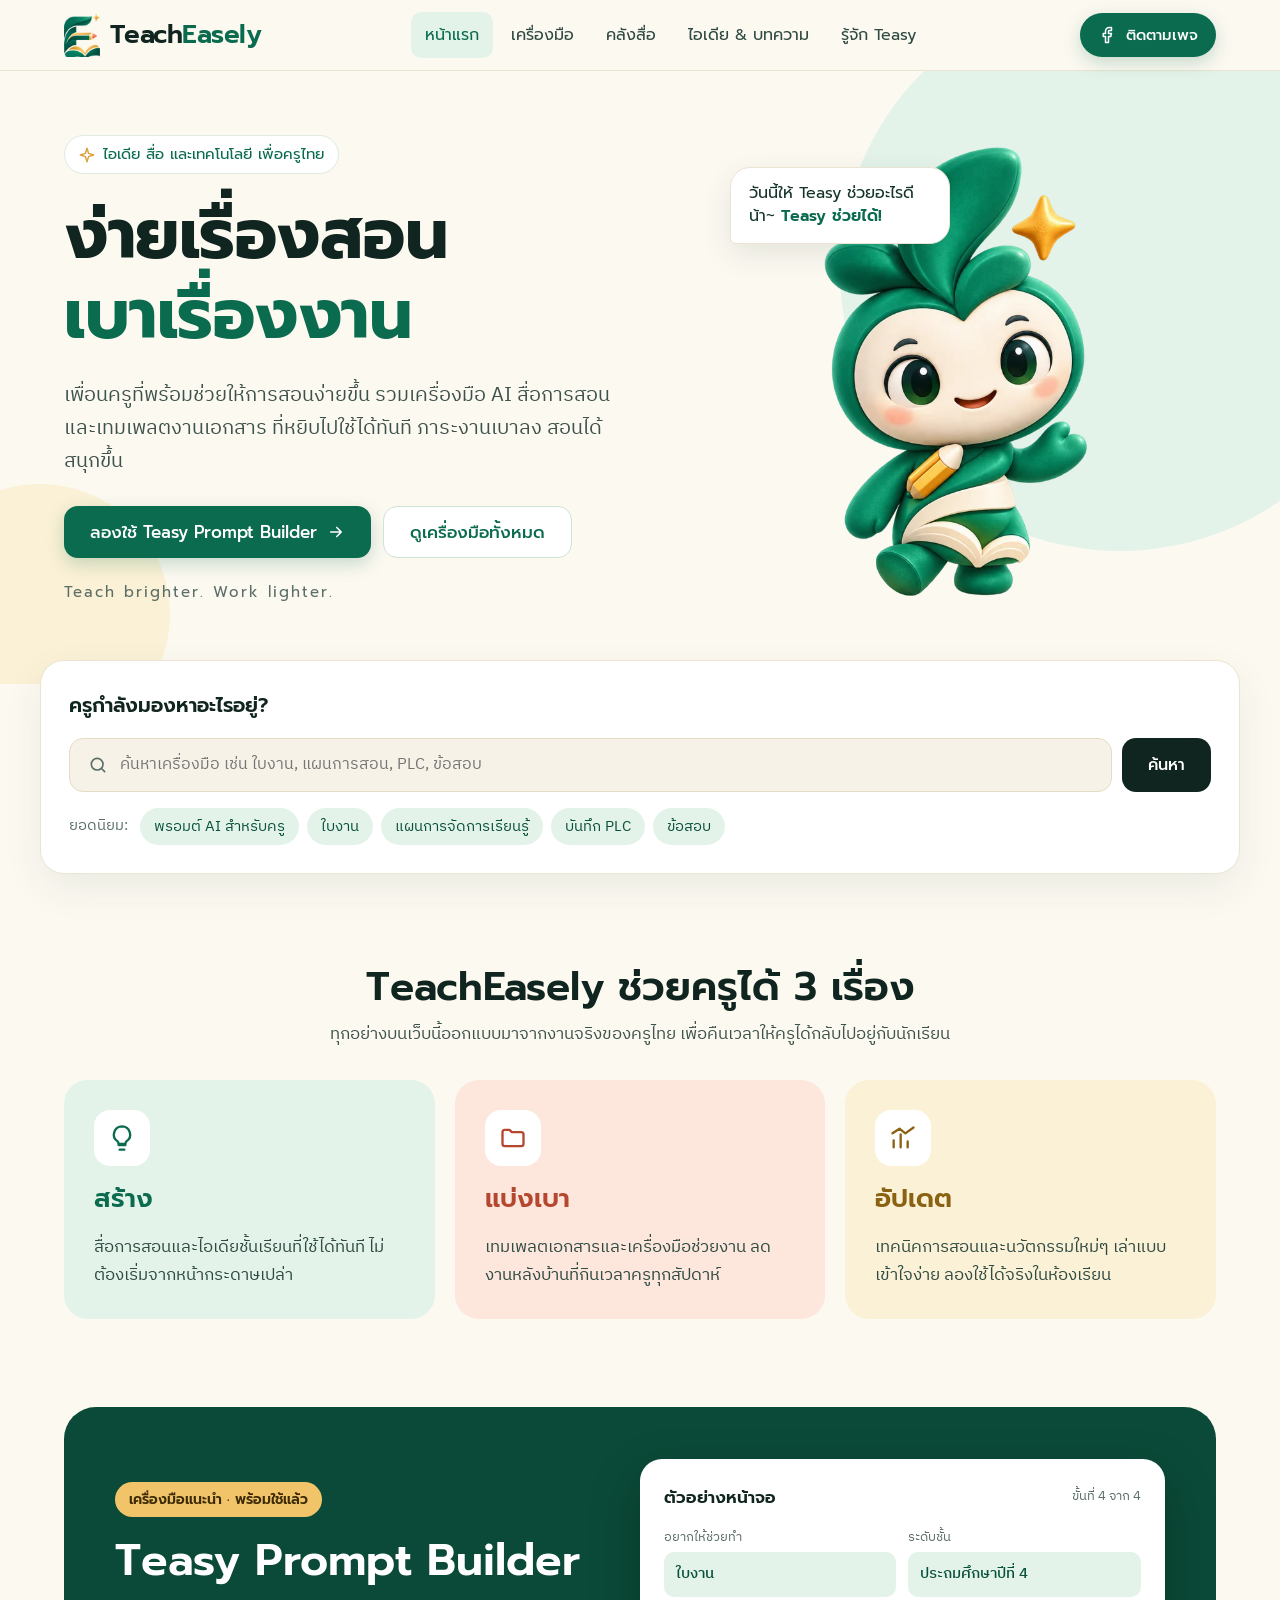
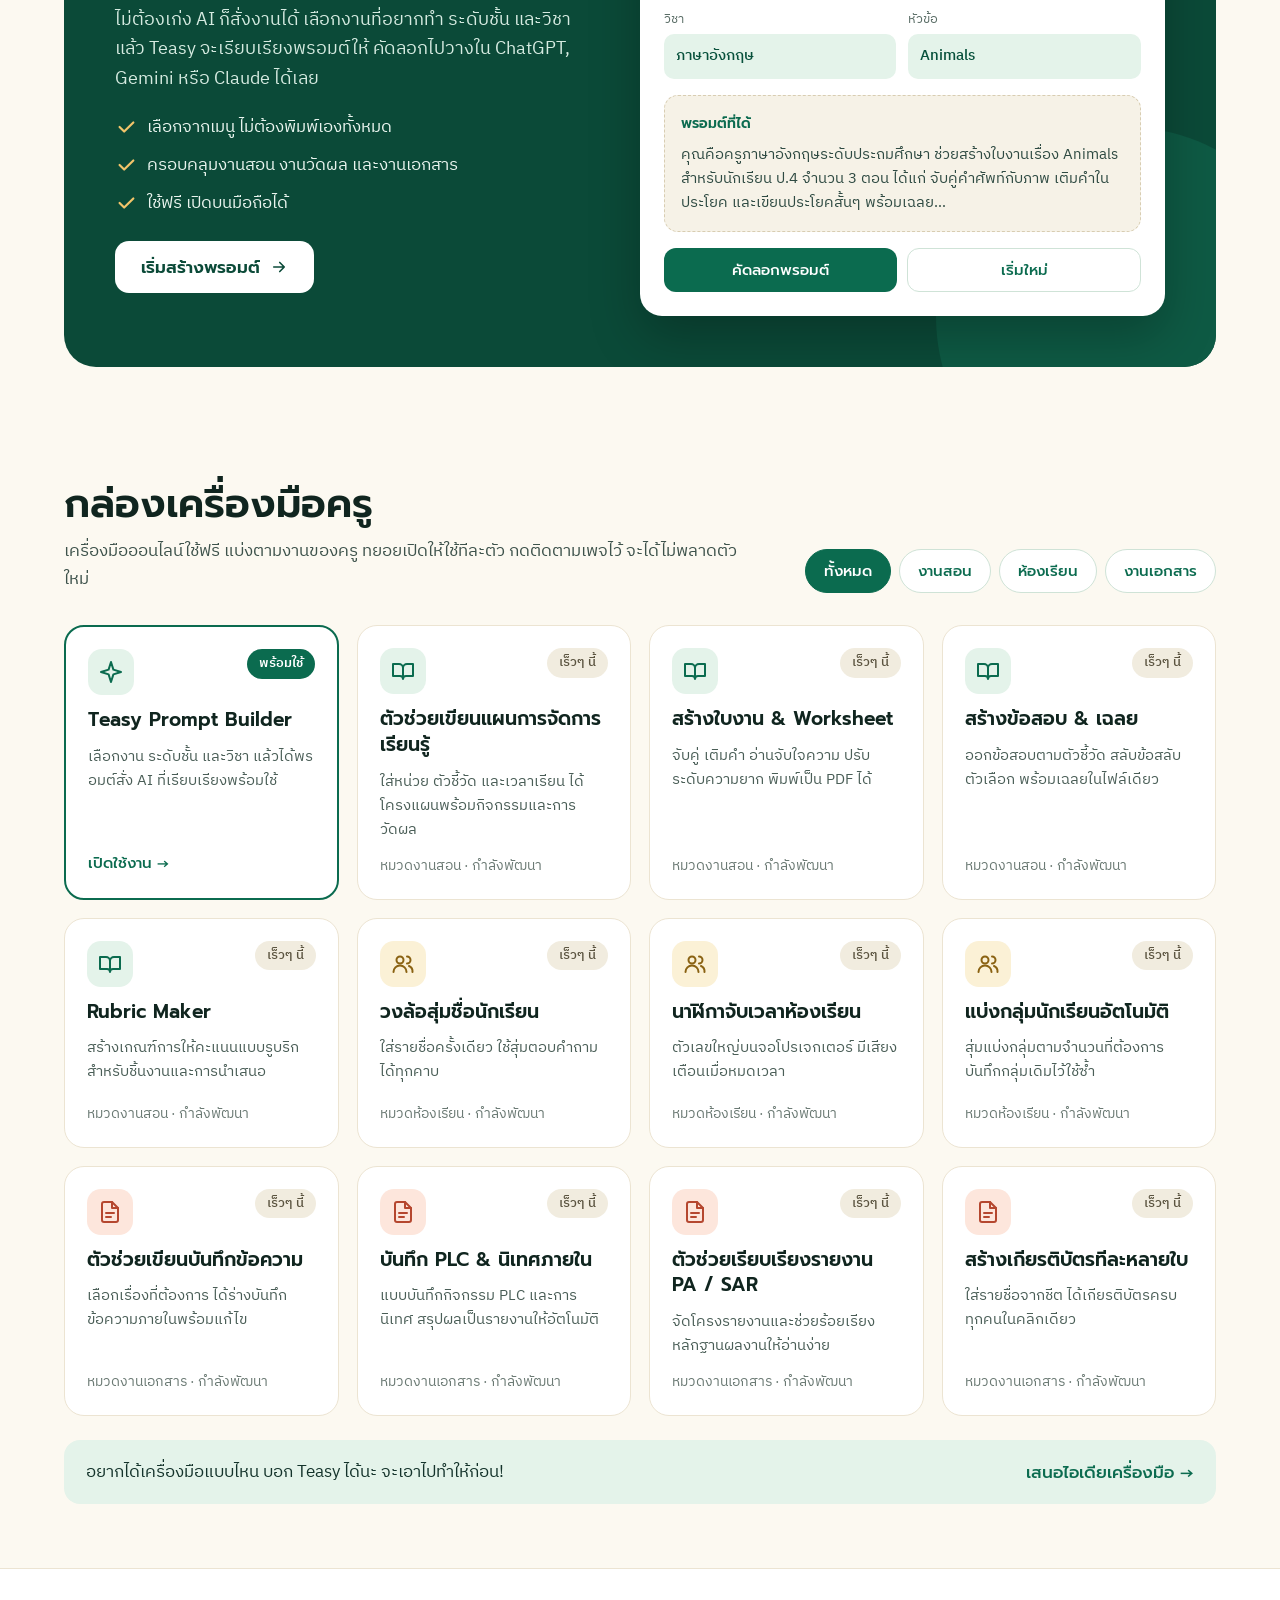
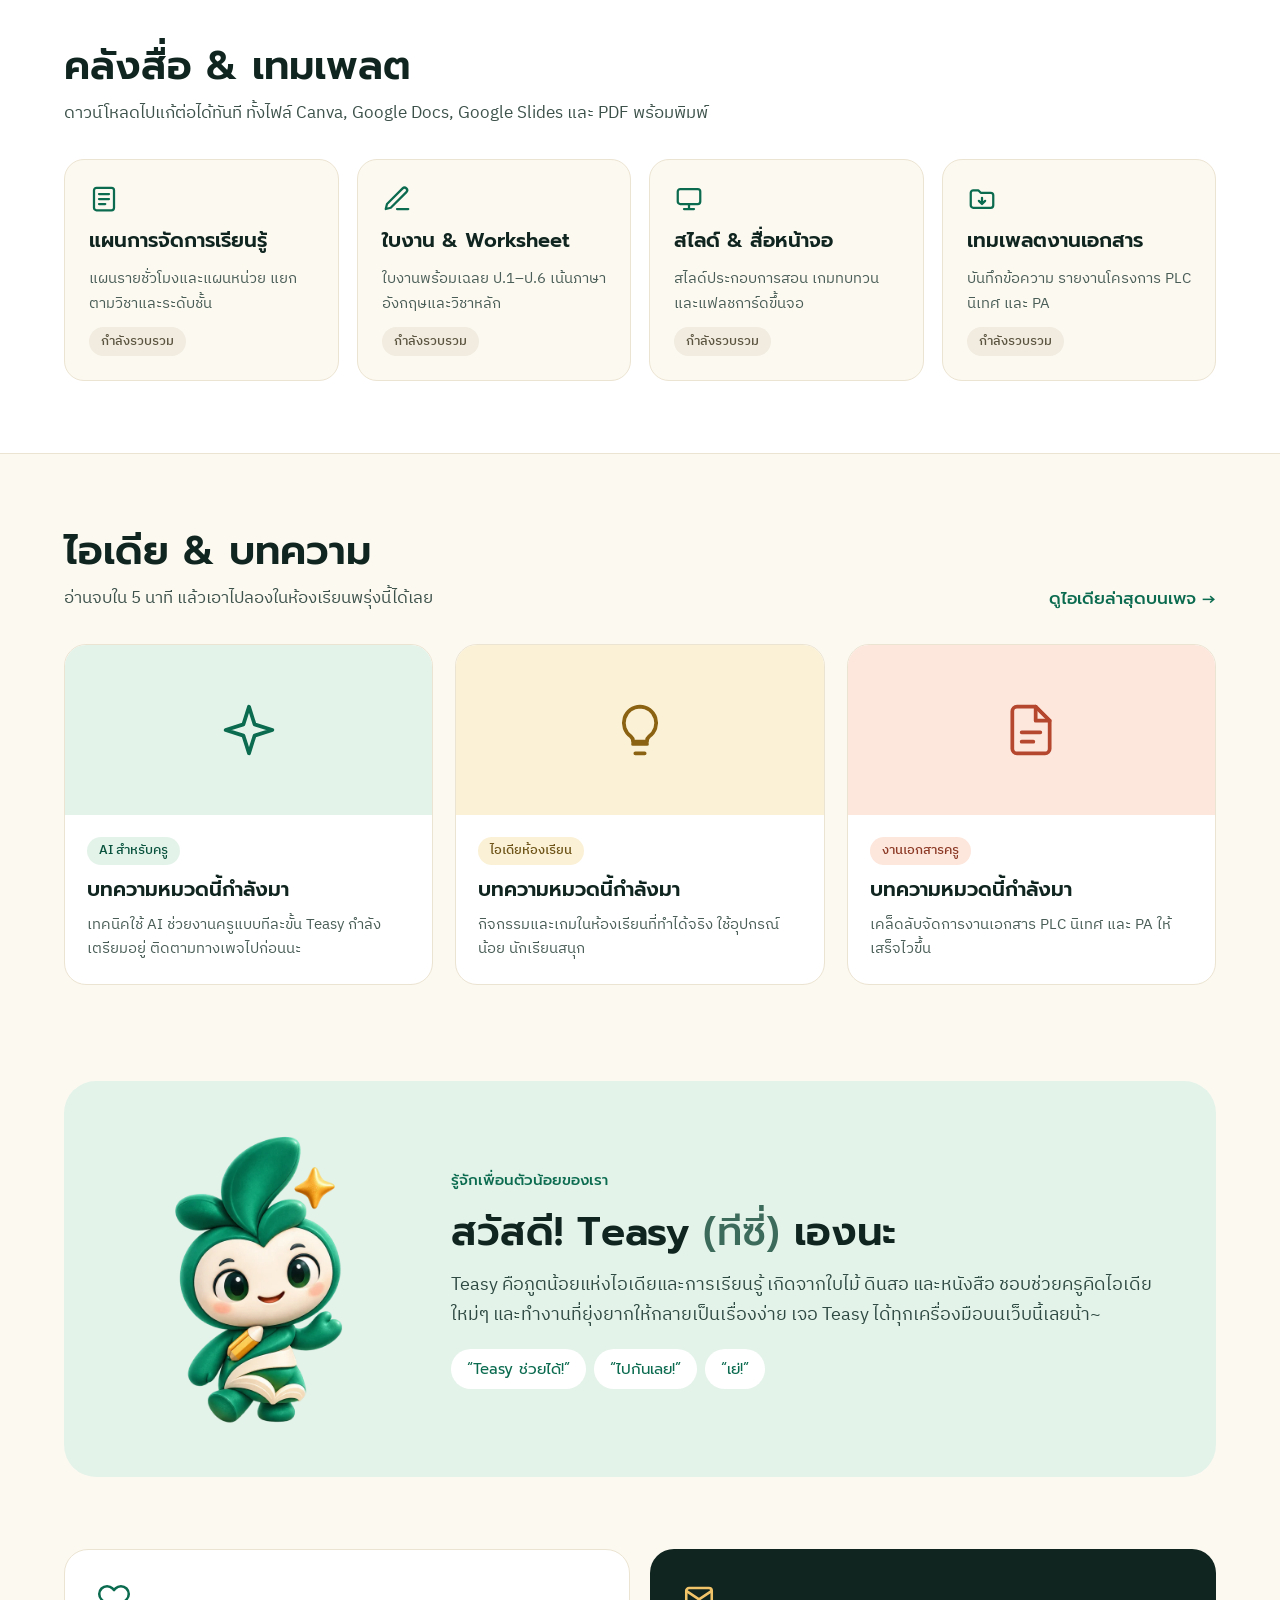
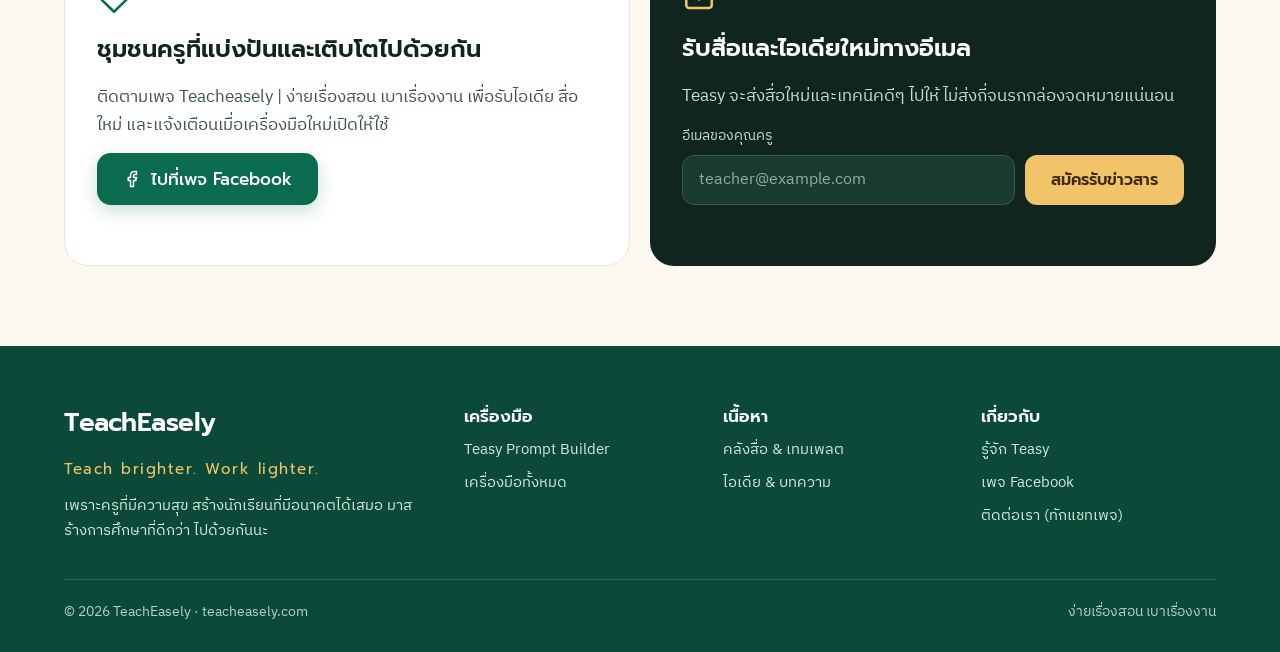
<file: index.html>
<!doctype html>
<html lang="th">
<head>
  <meta charset="utf-8">
  <meta name="viewport" content="width=device-width, initial-scale=1">
  <title>TeachEasely | ง่ายเรื่องสอน เบาเรื่องงาน — ไอเดีย สื่อ และเทคโนโลยี เพื่อครูไทย</title>
  <meta name="description" content="TeachEasely เพื่อนครูที่พร้อมช่วยให้การสอนง่ายขึ้น รวมเครื่องมือ AI สื่อการสอน และเทมเพลตงานเอกสารสำหรับครูไทย ภาระงานเบาลง สอนได้สนุกขึ้น">
  <meta name="theme-color" content="#0B6B4F">
  <link rel="canonical" href="https://teacheasely.com/">

  <!-- รูปตอนแชร์ลิงก์บน Facebook / LINE -->
  <meta property="og:type" content="website">
  <meta property="og:site_name" content="TeachEasely">
  <meta property="og:title" content="TeachEasely | ง่ายเรื่องสอน เบาเรื่องงาน">
  <meta property="og:description" content="ไอเดีย สื่อ และเทคโนโลยี เพื่อครูไทย ภาระงานเบาลง สอนได้สนุกขึ้น">
  <meta property="og:url" content="https://teacheasely.com/">
  <meta property="og:image" content="https://teacheasely.com/assets/images/og-cover.jpg">
  <meta property="og:image:width" content="1200">
  <meta property="og:image:height" content="630">
  <meta property="og:locale" content="th_TH">
  <meta name="twitter:card" content="summary_large_image">

  <link rel="icon" type="image/png" sizes="48x48" href="assets/images/favicon-48.png">
  <link rel="apple-touch-icon" href="assets/images/apple-touch-icon.png">

  <link rel="preconnect" href="https://fonts.googleapis.com">
  <link rel="preconnect" href="https://fonts.gstatic.com" crossorigin>
  <link rel="stylesheet" href="https://fonts.googleapis.com/css2?family=Prompt:wght@400;500;600;700&family=IBM+Plex+Sans+Thai:wght@400;500;600&display=swap">
  <link rel="stylesheet" href="css/style.css">
</head>
<body>
<a class="skip-link" href="#main">ข้ามไปยังเนื้อหาหลัก</a>

<!-- ================= 1. HEADER ================= -->
<header class="site-header">
  <div class="container header-inner">
    <a class="brand" href="#top" aria-label="TeachEasely หน้าแรก">
      <img src="assets/images/logo-mark-sm.png" alt="" width="99" height="120">
      <span class="brand-name">Teach<span>Easely</span></span>
    </a>

    <nav class="main-nav" id="main-nav" aria-label="เมนูหลัก">
      <a href="#top" class="is-active">หน้าแรก</a>
      <a href="#tools">เครื่องมือ</a>
      <a href="#resources">คลังสื่อ</a>
      <a href="#ideas">ไอเดีย &amp; บทความ</a>
      <a href="#teasy">รู้จัก Teasy</a>
      <a class="nav-follow" href="https://www.facebook.com/share/1K5vqvEQJu/" target="_blank" rel="noopener">ติดตามเพจ Facebook</a>
    </nav>

    <div class="header-actions">
      <a class="btn btn--primary btn--sm btn--follow" href="https://www.facebook.com/share/1K5vqvEQJu/" target="_blank" rel="noopener">
        <svg class="icon" aria-hidden="true" viewBox="0 0 24 24" fill="none" stroke="currentColor" stroke-width="2" stroke-linecap="round" stroke-linejoin="round"><path d="M18 2h-3a5 5 0 0 0-5 5v3H7v4h3v8h4v-8h3l1-4h-4V7a1 1 0 0 1 1-1h3z"/></svg>
        ติดตามเพจ
      </a>
      <button class="menu-toggle" type="button" aria-controls="main-nav" aria-expanded="false" aria-label="เปิดเมนู">
        <svg width="22" height="22" aria-hidden="true" viewBox="0 0 24 24" fill="none" stroke="currentColor" stroke-width="2.2" stroke-linecap="round"><path d="M4 7h16M4 12h16M4 17h16"/></svg>
      </button>
    </div>
  </div>
</header>

<main id="main">

<!-- ================= 2. HERO ================= -->
<section class="hero" id="top">
  <div class="blob blob--mint" aria-hidden="true"></div>
  <div class="blob blob--butter" aria-hidden="true"></div>
  <div class="container hero-inner">
    <div class="hero-text">
      <span class="eyebrow">
        <svg width="16" height="16" aria-hidden="true" viewBox="0 0 24 24" fill="none" stroke="#D9A23A" stroke-width="2.2" stroke-linejoin="round"><path d="M12 2l2.4 7.6L22 12l-7.6 2.4L12 22l-2.4-7.6L2 12l7.6-2.4z"/></svg>
        ไอเดีย สื่อ และเทคโนโลยี เพื่อครูไทย
      </span>
      <h1>ง่ายเรื่องสอน<br><span>เบาเรื่องงาน</span></h1>
      <p class="hero-lead">เพื่อนครูที่พร้อมช่วยให้การสอนง่ายขึ้น รวมเครื่องมือ AI สื่อการสอน และเทมเพลตงานเอกสาร ที่หยิบไปใช้ได้ทันที ภาระงานเบาลง สอนได้สนุกขึ้น</p>
      <div class="hero-actions">
        <a class="btn btn--primary" href="#featured" data-link="prompt-builder">
          ลองใช้ Teasy Prompt Builder
          <svg class="icon" aria-hidden="true" viewBox="0 0 24 24" fill="none" stroke="currentColor" stroke-width="2.2" stroke-linecap="round" stroke-linejoin="round"><path d="M5 12h14M13 6l6 6-6 6"/></svg>
        </a>
        <a class="btn btn--outline" href="#tools">ดูเครื่องมือทั้งหมด</a>
      </div>
      <p class="tagline">Teach brighter. Work lighter.</p>
    </div>
    <div class="hero-art">
      <picture>
        <source srcset="assets/images/teasy.webp" type="image/webp">
        <img src="assets/images/teasy.png" alt="Teasy มาสคอตของ TeachEasely กำลังโบกมือทักทาย" width="688" height="720" fetchpriority="high">
      </picture>
      <div class="speech">วันนี้ให้ Teasy ช่วยอะไรดีน้า~ <strong>Teasy ช่วยได้!</strong></div>
    </div>
  </div>
</section>

<!-- ================= 3. SEARCH ================= -->
<section class="search-wrap" aria-label="ค้นหา">
  <div class="search-card">
    <label class="search-label" for="site-search">ครูกำลังมองหาอะไรอยู่?</label>
    <form class="search-form" id="search-form" role="search">
      <div class="search-field">
        <svg width="20" height="20" aria-hidden="true" viewBox="0 0 24 24" fill="none" stroke="#5B6E67" stroke-width="2" stroke-linecap="round"><circle cx="11" cy="11" r="7"/><path d="M20 20l-3.5-3.5"/></svg>
        <input id="site-search" type="search" autocomplete="off" placeholder="ค้นหาเครื่องมือ เช่น ใบงาน, แผนการสอน, PLC, ข้อสอบ">
      </div>
      <button class="btn search-btn" type="submit">ค้นหา</button>
    </form>
    <div class="chips">
      <span class="chips-label">ยอดนิยม:</span>
      <button type="button" class="chip" data-q="พรอมต์">พรอมต์ AI สำหรับครู</button>
      <button type="button" class="chip" data-q="ใบงาน">ใบงาน</button>
      <button type="button" class="chip" data-q="แผน">แผนการจัดการเรียนรู้</button>
      <button type="button" class="chip" data-q="PLC">บันทึก PLC</button>
      <button type="button" class="chip" data-q="ข้อสอบ">ข้อสอบ</button>
    </div>
  </div>
</section>

<!-- ================= 4. PILLARS ================= -->
<section class="pillars">
  <div class="container">
    <div class="section-head section-head--center reveal">
      <h2 class="section-title">TeachEasely ช่วยครูได้ 3 เรื่อง</h2>
      <p class="section-sub">ทุกอย่างบนเว็บนี้ออกแบบมาจากงานจริงของครูไทย เพื่อคืนเวลาให้ครูได้กลับไปอยู่กับนักเรียน</p>
    </div>
    <div class="pillar-grid">
      <article class="pillar pillar--mint reveal">
        <div class="icon-tile"><svg aria-hidden="true" viewBox="0 0 24 24" fill="none" stroke="#0B6B4F" stroke-width="2" stroke-linecap="round" stroke-linejoin="round"><path d="M9 18h6M10 22h4M12 2a7 7 0 0 0-4 12.7c.6.5 1 1.2 1 2V17h6v-.3c0-.8.4-1.5 1-2A7 7 0 0 0 12 2z"/></svg></div>
        <h3>สร้าง</h3>
        <p>สื่อการสอนและไอเดียชั้นเรียนที่ใช้ได้ทันที ไม่ต้องเริ่มจากหน้ากระดาษเปล่า</p>
      </article>
      <article class="pillar pillar--peach reveal">
        <div class="icon-tile"><svg aria-hidden="true" viewBox="0 0 24 24" fill="none" stroke="#B5472F" stroke-width="2" stroke-linecap="round" stroke-linejoin="round"><path d="M3 7a2 2 0 0 1 2-2h4l2 2h8a2 2 0 0 1 2 2v8a2 2 0 0 1-2 2H5a2 2 0 0 1-2-2z"/></svg></div>
        <h3>แบ่งเบา</h3>
        <p>เทมเพลตเอกสารและเครื่องมือช่วยงาน ลดงานหลังบ้านที่กินเวลาครูทุกสัปดาห์</p>
      </article>
      <article class="pillar pillar--butter reveal">
        <div class="icon-tile"><svg aria-hidden="true" viewBox="0 0 24 24" fill="none" stroke="#8A6212" stroke-width="2" stroke-linecap="round" stroke-linejoin="round"><path d="M4 20V14M10 20V9M16 20v-5M3 8l6-4 5 4 7-5"/></svg></div>
        <h3>อัปเดต</h3>
        <p>เทคนิคการสอนและนวัตกรรมใหม่ๆ เล่าแบบเข้าใจง่าย ลองใช้ได้จริงในห้องเรียน</p>
      </article>
    </div>
  </div>
</section>

<!-- ================= 5. FEATURED TOOL ================= -->
<section class="featured" id="featured">
  <div class="container">
    <div class="featured-card reveal">
      <div class="blob" aria-hidden="true"></div>
      <div class="featured-text">
        <span class="badge-gold">เครื่องมือแนะนำ · พร้อมใช้แล้ว</span>
        <h2>Teasy Prompt Builder</h2>
        <p>ไม่ต้องเก่ง AI ก็สั่งงานได้ เลือกงานที่อยากทำ ระดับชั้น และวิชา แล้ว Teasy จะเรียบเรียงพรอมต์ให้ คัดลอกไปวางใน ChatGPT, Gemini หรือ Claude ได้เลย</p>
        <ul class="check-list">
          <li><svg aria-hidden="true" viewBox="0 0 24 24" fill="none" stroke="#F2C46A" stroke-width="2.4" stroke-linecap="round" stroke-linejoin="round"><path d="M5 12l5 5L20 7"/></svg>เลือกจากเมนู ไม่ต้องพิมพ์เองทั้งหมด</li>
          <li><svg aria-hidden="true" viewBox="0 0 24 24" fill="none" stroke="#F2C46A" stroke-width="2.4" stroke-linecap="round" stroke-linejoin="round"><path d="M5 12l5 5L20 7"/></svg>ครอบคลุมงานสอน งานวัดผล และงานเอกสาร</li>
          <li><svg aria-hidden="true" viewBox="0 0 24 24" fill="none" stroke="#F2C46A" stroke-width="2.4" stroke-linecap="round" stroke-linejoin="round"><path d="M5 12l5 5L20 7"/></svg>ใช้ฟรี เปิดบนมือถือได้</li>
        </ul>
        <a class="btn btn--white" href="#featured" data-link="prompt-builder">
          เริ่มสร้างพรอมต์
          <svg class="icon" aria-hidden="true" viewBox="0 0 24 24" fill="none" stroke="currentColor" stroke-width="2.2" stroke-linecap="round" stroke-linejoin="round"><path d="M5 12h14M13 6l6 6-6 6"/></svg>
        </a>
      </div>
      <div class="featured-demo" aria-label="ตัวอย่างหน้าจอ Teasy Prompt Builder">
        <div class="demo-card">
          <div class="demo-head"><strong>ตัวอย่างหน้าจอ</strong><span>ขั้นที่ 4 จาก 4</span></div>
          <div class="demo-fields">
            <div class="demo-field"><small>อยากให้ช่วยทำ</small><span>ใบงาน</span></div>
            <div class="demo-field"><small>ระดับชั้น</small><span>ประถมศึกษาปีที่ 4</span></div>
            <div class="demo-field"><small>วิชา</small><span>ภาษาอังกฤษ</span></div>
            <div class="demo-field"><small>หัวข้อ</small><span>Animals</span></div>
          </div>
          <div class="demo-output">
            <strong>พรอมต์ที่ได้</strong>
            <p>คุณคือครูภาษาอังกฤษระดับประถมศึกษา ช่วยสร้างใบงานเรื่อง Animals สำหรับนักเรียน ป.4 จำนวน 3 ตอน ได้แก่ จับคู่คำศัพท์กับภาพ เติมคำในประโยค และเขียนประโยคสั้นๆ พร้อมเฉลย…</p>
          </div>
          <div class="demo-actions" aria-hidden="true">
            <span class="fake-primary">คัดลอกพรอมต์</span>
            <span class="fake-outline">เริ่มใหม่</span>
          </div>
        </div>
      </div>
    </div>
  </div>
</section>

<!-- ================= 6. TOOLBOX =================
     วิธีเพิ่ม/แก้เครื่องมือ: คัดลอก <article class="tool-card"> หนึ่งก้อน แล้วแก้
     - data-cat   = teach (งานสอน) / class (ห้องเรียน) / admin (งานเอกสาร)
     - data-keywords = คำค้นเพิ่มเติม (ไม่แสดงบนหน้าเว็บ)
     เมื่อเครื่องมือไหนเปิดใช้ได้จริง ให้เปลี่ยนป้าย "เร็วๆ นี้" เป็น "พร้อมใช้" ตามแบบการ์ดแรก -->
<section class="tools" id="tools">
  <div class="container">
    <div class="section-head section-head--row">
      <div class="section-head" style="margin:0">
        <h2 class="section-title">กล่องเครื่องมือครู</h2>
        <p class="section-sub">เครื่องมือออนไลน์ใช้ฟรี แบ่งตามงานของครู ทยอยเปิดให้ใช้ทีละตัว กดติดตามเพจไว้ จะได้ไม่พลาดตัวใหม่</p>
      </div>
      <div class="filter-group" role="group" aria-label="กรองตามประเภทงาน">
        <button type="button" class="filter-btn" data-filter="all" aria-pressed="true">ทั้งหมด</button>
        <button type="button" class="filter-btn" data-filter="teach" aria-pressed="false">งานสอน</button>
        <button type="button" class="filter-btn" data-filter="class" aria-pressed="false">ห้องเรียน</button>
        <button type="button" class="filter-btn" data-filter="admin" aria-pressed="false">งานเอกสาร</button>
      </div>
    </div>

    <p class="tool-meta" id="search-status" aria-live="polite" style="margin-bottom:16px"></p>

    <div class="tool-grid" id="tool-grid">
      <!-- พร้อมใช้ -->
      <article class="tool-card tool-card--live" data-cat="teach" data-keywords="prompt พรอมต์ ai chatgpt gemini claude สั่งงาน">
        <div class="tool-top">
          <div class="tool-icon tool-icon--teach"><svg aria-hidden="true" viewBox="0 0 24 24" fill="none" stroke="currentColor" stroke-width="2" stroke-linejoin="round"><path d="M12 2l2.4 7.6L22 12l-7.6 2.4L12 22l-2.4-7.6L2 12l7.6-2.4z"/></svg></div>
          <span class="status status--live">พร้อมใช้</span>
        </div>
        <h3>Teasy Prompt Builder</h3>
        <p>เลือกงาน ระดับชั้น และวิชา แล้วได้พรอมต์สั่ง AI ที่เรียบเรียงพร้อมใช้</p>
        <a class="tool-link" href="#featured" data-link="prompt-builder">เปิดใช้งาน →</a>
      </article>

      <!-- งานสอน -->
      <article class="tool-card" data-cat="teach" data-keywords="แผนการสอน แผนการจัดการเรียนรู้ lesson plan">
        <div class="tool-top"><div class="tool-icon tool-icon--teach"><svg aria-hidden="true" viewBox="0 0 24 24" fill="none" stroke="currentColor" stroke-width="2" stroke-linecap="round" stroke-linejoin="round"><path d="M2 5h6a4 4 0 0 1 4 4v11a3 3 0 0 0-3-3H2zM22 5h-6a4 4 0 0 0-4 4v11a3 3 0 0 1 3-3h7z"/></svg></div><span class="status status--soon">เร็วๆ นี้</span></div>
        <h3>ตัวช่วยเขียนแผนการจัดการเรียนรู้</h3>
        <p>ใส่หน่วย ตัวชี้วัด และเวลาเรียน ได้โครงแผนพร้อมกิจกรรมและการวัดผล</p>
        <span class="tool-meta">หมวดงานสอน · กำลังพัฒนา</span>
      </article>
      <article class="tool-card" data-cat="teach" data-keywords="ใบงาน worksheet แบบฝึกหัด pdf">
        <div class="tool-top"><div class="tool-icon tool-icon--teach"><svg aria-hidden="true" viewBox="0 0 24 24" fill="none" stroke="currentColor" stroke-width="2" stroke-linecap="round" stroke-linejoin="round"><path d="M2 5h6a4 4 0 0 1 4 4v11a3 3 0 0 0-3-3H2zM22 5h-6a4 4 0 0 0-4 4v11a3 3 0 0 1 3-3h7z"/></svg></div><span class="status status--soon">เร็วๆ นี้</span></div>
        <h3>สร้างใบงาน &amp; Worksheet</h3>
        <p>จับคู่ เติมคำ อ่านจับใจความ ปรับระดับความยาก พิมพ์เป็น PDF ได้</p>
        <span class="tool-meta">หมวดงานสอน · กำลังพัฒนา</span>
      </article>
      <article class="tool-card" data-cat="teach" data-keywords="ข้อสอบ แบบทดสอบ quiz เฉลย วัดผล">
        <div class="tool-top"><div class="tool-icon tool-icon--teach"><svg aria-hidden="true" viewBox="0 0 24 24" fill="none" stroke="currentColor" stroke-width="2" stroke-linecap="round" stroke-linejoin="round"><path d="M2 5h6a4 4 0 0 1 4 4v11a3 3 0 0 0-3-3H2zM22 5h-6a4 4 0 0 0-4 4v11a3 3 0 0 1 3-3h7z"/></svg></div><span class="status status--soon">เร็วๆ นี้</span></div>
        <h3>สร้างข้อสอบ &amp; เฉลย</h3>
        <p>ออกข้อสอบตามตัวชี้วัด สลับข้อสลับตัวเลือก พร้อมเฉลยในไฟล์เดียว</p>
        <span class="tool-meta">หมวดงานสอน · กำลังพัฒนา</span>
      </article>
      <article class="tool-card" data-cat="teach" data-keywords="rubric รูบริก เกณฑ์ ให้คะแนน วัดผล">
        <div class="tool-top"><div class="tool-icon tool-icon--teach"><svg aria-hidden="true" viewBox="0 0 24 24" fill="none" stroke="currentColor" stroke-width="2" stroke-linecap="round" stroke-linejoin="round"><path d="M2 5h6a4 4 0 0 1 4 4v11a3 3 0 0 0-3-3H2zM22 5h-6a4 4 0 0 0-4 4v11a3 3 0 0 1 3-3h7z"/></svg></div><span class="status status--soon">เร็วๆ นี้</span></div>
        <h3>Rubric Maker</h3>
        <p>สร้างเกณฑ์การให้คะแนนแบบรูบริกสำหรับชิ้นงานและการนำเสนอ</p>
        <span class="tool-meta">หมวดงานสอน · กำลังพัฒนา</span>
      </article>

      <!-- ห้องเรียน -->
      <article class="tool-card" data-cat="class" data-keywords="สุ่มชื่อ วงล้อ random wheel">
        <div class="tool-top"><div class="tool-icon tool-icon--class"><svg aria-hidden="true" viewBox="0 0 24 24" fill="none" stroke="currentColor" stroke-width="2" stroke-linecap="round" stroke-linejoin="round"><circle cx="9" cy="8" r="3.5"/><path d="M2.5 20a6.5 6.5 0 0 1 13 0M16 4.5a3.5 3.5 0 0 1 0 7M18 14a6 6 0 0 1 3.5 6"/></svg></div><span class="status status--soon">เร็วๆ นี้</span></div>
        <h3>วงล้อสุ่มชื่อนักเรียน</h3>
        <p>ใส่รายชื่อครั้งเดียว ใช้สุ่มตอบคำถามได้ทุกคาบ</p>
        <span class="tool-meta">หมวดห้องเรียน · กำลังพัฒนา</span>
      </article>
      <article class="tool-card" data-cat="class" data-keywords="จับเวลา timer นาฬิกา">
        <div class="tool-top"><div class="tool-icon tool-icon--class"><svg aria-hidden="true" viewBox="0 0 24 24" fill="none" stroke="currentColor" stroke-width="2" stroke-linecap="round" stroke-linejoin="round"><circle cx="9" cy="8" r="3.5"/><path d="M2.5 20a6.5 6.5 0 0 1 13 0M16 4.5a3.5 3.5 0 0 1 0 7M18 14a6 6 0 0 1 3.5 6"/></svg></div><span class="status status--soon">เร็วๆ นี้</span></div>
        <h3>นาฬิกาจับเวลาห้องเรียน</h3>
        <p>ตัวเลขใหญ่บนจอโปรเจกเตอร์ มีเสียงเตือนเมื่อหมดเวลา</p>
        <span class="tool-meta">หมวดห้องเรียน · กำลังพัฒนา</span>
      </article>
      <article class="tool-card" data-cat="class" data-keywords="แบ่งกลุ่ม group สุ่มกลุ่ม">
        <div class="tool-top"><div class="tool-icon tool-icon--class"><svg aria-hidden="true" viewBox="0 0 24 24" fill="none" stroke="currentColor" stroke-width="2" stroke-linecap="round" stroke-linejoin="round"><circle cx="9" cy="8" r="3.5"/><path d="M2.5 20a6.5 6.5 0 0 1 13 0M16 4.5a3.5 3.5 0 0 1 0 7M18 14a6 6 0 0 1 3.5 6"/></svg></div><span class="status status--soon">เร็วๆ นี้</span></div>
        <h3>แบ่งกลุ่มนักเรียนอัตโนมัติ</h3>
        <p>สุ่มแบ่งกลุ่มตามจำนวนที่ต้องการ บันทึกกลุ่มเดิมไว้ใช้ซ้ำ</p>
        <span class="tool-meta">หมวดห้องเรียน · กำลังพัฒนา</span>
      </article>

      <!-- งานเอกสาร -->
      <article class="tool-card" data-cat="admin" data-keywords="บันทึกข้อความ หนังสือราชการ เอกสาร">
        <div class="tool-top"><div class="tool-icon tool-icon--admin"><svg aria-hidden="true" viewBox="0 0 24 24" fill="none" stroke="currentColor" stroke-width="2" stroke-linecap="round" stroke-linejoin="round"><path d="M14 2H6a2 2 0 0 0-2 2v16a2 2 0 0 0 2 2h12a2 2 0 0 0 2-2V8z"/><path d="M14 2v6h6M8 13h8M8 17h5"/></svg></div><span class="status status--soon">เร็วๆ นี้</span></div>
        <h3>ตัวช่วยเขียนบันทึกข้อความ</h3>
        <p>เลือกเรื่องที่ต้องการ ได้ร่างบันทึกข้อความภายในพร้อมแก้ไข</p>
        <span class="tool-meta">หมวดงานเอกสาร · กำลังพัฒนา</span>
      </article>
      <article class="tool-card" data-cat="admin" data-keywords="plc นิเทศ นิเทศภายใน ชุมชนแห่งการเรียนรู้ รายงาน">
        <div class="tool-top"><div class="tool-icon tool-icon--admin"><svg aria-hidden="true" viewBox="0 0 24 24" fill="none" stroke="currentColor" stroke-width="2" stroke-linecap="round" stroke-linejoin="round"><path d="M14 2H6a2 2 0 0 0-2 2v16a2 2 0 0 0 2 2h12a2 2 0 0 0 2-2V8z"/><path d="M14 2v6h6M8 13h8M8 17h5"/></svg></div><span class="status status--soon">เร็วๆ นี้</span></div>
        <h3>บันทึก PLC &amp; นิเทศภายใน</h3>
        <p>แบบบันทึกกิจกรรม PLC และการนิเทศ สรุปผลเป็นรายงานให้อัตโนมัติ</p>
        <span class="tool-meta">หมวดงานเอกสาร · กำลังพัฒนา</span>
      </article>
      <article class="tool-card" data-cat="admin" data-keywords="pa sar วpa รายงาน ประเมิน ข้อตกลง">
        <div class="tool-top"><div class="tool-icon tool-icon--admin"><svg aria-hidden="true" viewBox="0 0 24 24" fill="none" stroke="currentColor" stroke-width="2" stroke-linecap="round" stroke-linejoin="round"><path d="M14 2H6a2 2 0 0 0-2 2v16a2 2 0 0 0 2 2h12a2 2 0 0 0 2-2V8z"/><path d="M14 2v6h6M8 13h8M8 17h5"/></svg></div><span class="status status--soon">เร็วๆ นี้</span></div>
        <h3>ตัวช่วยเรียบเรียงรายงาน PA / SAR</h3>
        <p>จัดโครงรายงานและช่วยร้อยเรียงหลักฐานผลงานให้อ่านง่าย</p>
        <span class="tool-meta">หมวดงานเอกสาร · กำลังพัฒนา</span>
      </article>
      <article class="tool-card" data-cat="admin" data-keywords="เกียรติบัตร certificate">
        <div class="tool-top"><div class="tool-icon tool-icon--admin"><svg aria-hidden="true" viewBox="0 0 24 24" fill="none" stroke="currentColor" stroke-width="2" stroke-linecap="round" stroke-linejoin="round"><path d="M14 2H6a2 2 0 0 0-2 2v16a2 2 0 0 0 2 2h12a2 2 0 0 0 2-2V8z"/><path d="M14 2v6h6M8 13h8M8 17h5"/></svg></div><span class="status status--soon">เร็วๆ นี้</span></div>
        <h3>สร้างเกียรติบัตรทีละหลายใบ</h3>
        <p>ใส่รายชื่อจากชีต ได้เกียรติบัตรครบทุกคนในคลิกเดียว</p>
        <span class="tool-meta">หมวดงานเอกสาร · กำลังพัฒนา</span>
      </article>
    </div>

    <div class="no-results" id="no-results">
      ยังไม่มีเครื่องมือที่ตรงกับคำค้นนี้ บอก Teasy ได้นะว่าอยากได้แบบไหน
      <a href="https://www.facebook.com/share/1K5vqvEQJu/" target="_blank" rel="noopener">ส่งข้อความหาเพจ</a>
      · <a href="#tools" id="clear-search">ดูเครื่องมือทั้งหมด</a>
    </div>

    <div class="suggest-bar">
      <span>อยากได้เครื่องมือแบบไหน บอก Teasy ได้นะ จะเอาไปทำให้ก่อน!</span>
      <a href="https://www.facebook.com/share/1K5vqvEQJu/" target="_blank" rel="noopener">เสนอไอเดียเครื่องมือ →</a>
    </div>
  </div>
</section>

<!-- ================= 7. RESOURCES ================= -->
<section class="resources" id="resources">
  <div class="container">
    <div class="section-head reveal">
      <h2 class="section-title">คลังสื่อ &amp; เทมเพลต</h2>
      <p class="section-sub">ดาวน์โหลดไปแก้ต่อได้ทันที ทั้งไฟล์ Canva, Google Docs, Google Slides และ PDF พร้อมพิมพ์</p>
    </div>
    <div class="resource-grid">
      <article class="resource-card reveal">
        <svg aria-hidden="true" viewBox="0 0 24 24" fill="none" stroke="currentColor" stroke-width="1.8" stroke-linecap="round" stroke-linejoin="round"><rect x="4" y="3" width="16" height="18" rx="2"/><path d="M8 8h8M8 12h8M8 16h5"/></svg>
        <h3>แผนการจัดการเรียนรู้</h3>
        <p>แผนรายชั่วโมงและแผนหน่วย แยกตามวิชาและระดับชั้น</p>
        <span class="status status--soon">กำลังรวบรวม</span>
      </article>
      <article class="resource-card reveal">
        <svg aria-hidden="true" viewBox="0 0 24 24" fill="none" stroke="currentColor" stroke-width="1.8" stroke-linecap="round" stroke-linejoin="round"><path d="M12 20h9M16.5 3.5a2.1 2.1 0 0 1 3 3L7 19l-4 1 1-4z"/></svg>
        <h3>ใบงาน &amp; Worksheet</h3>
        <p>ใบงานพร้อมเฉลย ป.1–ป.6 เน้นภาษาอังกฤษและวิชาหลัก</p>
        <span class="status status--soon">กำลังรวบรวม</span>
      </article>
      <article class="resource-card reveal">
        <svg aria-hidden="true" viewBox="0 0 24 24" fill="none" stroke="currentColor" stroke-width="1.8" stroke-linecap="round" stroke-linejoin="round"><rect x="3" y="4" width="18" height="12" rx="2"/><path d="M8 20h8M12 16v4"/></svg>
        <h3>สไลด์ &amp; สื่อหน้าจอ</h3>
        <p>สไลด์ประกอบการสอน เกมทบทวน และแฟลชการ์ดขึ้นจอ</p>
        <span class="status status--soon">กำลังรวบรวม</span>
      </article>
      <article class="resource-card reveal">
        <svg aria-hidden="true" viewBox="0 0 24 24" fill="none" stroke="currentColor" stroke-width="1.8" stroke-linecap="round" stroke-linejoin="round"><path d="M3 7a2 2 0 0 1 2-2h4l2 2h8a2 2 0 0 1 2 2v8a2 2 0 0 1-2 2H5a2 2 0 0 1-2-2z"/><path d="M12 11v5M9.5 13.5L12 16l2.5-2.5"/></svg>
        <h3>เทมเพลตงานเอกสาร</h3>
        <p>บันทึกข้อความ รายงานโครงการ PLC นิเทศ และ PA</p>
        <span class="status status--soon">กำลังรวบรวม</span>
      </article>
    </div>
  </div>
</section>

<!-- ================= 8. IDEAS =================
     เมื่อมีบทความจริง: เปลี่ยน <h3> และ <p> เป็นหัวข้อ/คำโปรย แล้วครอบการ์ดด้วย <a href="ลิงก์บทความ"> -->
<section class="ideas" id="ideas">
  <div class="container">
    <div class="section-head section-head--row reveal">
      <div class="section-head" style="margin:0">
        <h2 class="section-title">ไอเดีย &amp; บทความ</h2>
        <p class="section-sub">อ่านจบใน 5 นาที แล้วเอาไปลองในห้องเรียนพรุ่งนี้ได้เลย</p>
      </div>
      <a class="ideas-head-link" href="https://www.facebook.com/share/1K5vqvEQJu/" target="_blank" rel="noopener">ดูไอเดียล่าสุดบนเพจ →</a>
    </div>
    <div class="idea-grid">
      <article class="idea-card reveal">
        <div class="idea-cover idea-cover--mint" aria-hidden="true"><svg viewBox="0 0 24 24" fill="none" stroke="currentColor" stroke-width="1.6" stroke-linejoin="round"><path d="M12 2l2.4 7.6L22 12l-7.6 2.4L12 22l-2.4-7.6L2 12l7.6-2.4z"/></svg></div>
        <div class="idea-body">
          <span class="tag tag--mint">AI สำหรับครู</span>
          <h3>บทความหมวดนี้กำลังมา</h3>
          <p>เทคนิคใช้ AI ช่วยงานครูแบบทีละขั้น Teasy กำลังเตรียมอยู่ ติดตามทางเพจไปก่อนนะ</p>
        </div>
      </article>
      <article class="idea-card reveal">
        <div class="idea-cover idea-cover--butter" aria-hidden="true"><svg viewBox="0 0 24 24" fill="none" stroke="currentColor" stroke-width="1.6" stroke-linecap="round" stroke-linejoin="round"><path d="M9 18h6M10 22h4M12 2a7 7 0 0 0-4 12.7c.6.5 1 1.2 1 2V17h6v-.3c0-.8.4-1.5 1-2A7 7 0 0 0 12 2z"/></svg></div>
        <div class="idea-body">
          <span class="tag tag--butter">ไอเดียห้องเรียน</span>
          <h3>บทความหมวดนี้กำลังมา</h3>
          <p>กิจกรรมและเกมในห้องเรียนที่ทำได้จริง ใช้อุปกรณ์น้อย นักเรียนสนุก</p>
        </div>
      </article>
      <article class="idea-card reveal">
        <div class="idea-cover idea-cover--peach" aria-hidden="true"><svg viewBox="0 0 24 24" fill="none" stroke="currentColor" stroke-width="1.6" stroke-linecap="round" stroke-linejoin="round"><path d="M14 2H6a2 2 0 0 0-2 2v16a2 2 0 0 0 2 2h12a2 2 0 0 0 2-2V8z"/><path d="M14 2v6h6M8 13h8M8 17h5"/></svg></div>
        <div class="idea-body">
          <span class="tag tag--peach">งานเอกสารครู</span>
          <h3>บทความหมวดนี้กำลังมา</h3>
          <p>เคล็ดลับจัดการงานเอกสาร PLC นิเทศ และ PA ให้เสร็จไวขึ้น</p>
        </div>
      </article>
    </div>
  </div>
</section>

<!-- ================= 9. MEET TEASY ================= -->
<section class="meet" id="teasy">
  <div class="container">
    <div class="meet-card reveal">
      <div class="meet-art">
        <picture>
          <source srcset="assets/images/teasy.webp" type="image/webp">
          <img src="assets/images/teasy.png" alt="Teasy มาสคอตสีเขียวถือดินสอและหนังสือ" width="688" height="720" loading="lazy">
        </picture>
      </div>
      <div class="meet-text">
        <span class="meet-kicker">รู้จักเพื่อนตัวน้อยของเรา</span>
        <h2 class="section-title">สวัสดี! Teasy <span class="thai-name">(ทีซี่)</span> เองนะ</h2>
        <p>Teasy คือภูตน้อยแห่งไอเดียและการเรียนรู้ เกิดจากใบไม้ ดินสอ และหนังสือ ชอบช่วยครูคิดไอเดียใหม่ๆ และทำงานที่ยุ่งยากให้กลายเป็นเรื่องง่าย เจอ Teasy ได้ทุกเครื่องมือบนเว็บนี้เลยน้า~</p>
        <div class="quote-chips">
          <span>“Teasy ช่วยได้!”</span>
          <span>“ไปกันเลย!”</span>
          <span>“เย่!”</span>
        </div>
      </div>
    </div>
  </div>
</section>

<!-- ================= 10. COMMUNITY ================= -->
<section class="community">
  <div class="container community-grid">
    <div class="community-card community-card--light reveal">
      <svg aria-hidden="true" viewBox="0 0 24 24" fill="none" stroke="currentColor" stroke-width="1.8" stroke-linecap="round" stroke-linejoin="round"><path d="M20.8 4.6a5.5 5.5 0 0 0-7.8 0L12 5.7l-1-1.1a5.5 5.5 0 0 0-7.8 7.8L12 21l8.8-8.6a5.5 5.5 0 0 0 0-7.8z"/></svg>
      <h3>ชุมชนครูที่แบ่งปันและเติบโตไปด้วยกัน</h3>
      <p>ติดตามเพจ Teacheasely | ง่ายเรื่องสอน เบาเรื่องงาน เพื่อรับไอเดีย สื่อใหม่ และแจ้งเตือนเมื่อเครื่องมือใหม่เปิดให้ใช้</p>
      <a class="btn btn--primary" href="https://www.facebook.com/share/1K5vqvEQJu/" target="_blank" rel="noopener">
        <svg class="icon" aria-hidden="true" viewBox="0 0 24 24" fill="none" stroke="currentColor" stroke-width="2" stroke-linecap="round" stroke-linejoin="round"><path d="M18 2h-3a5 5 0 0 0-5 5v3H7v4h3v8h4v-8h3l1-4h-4V7a1 1 0 0 1 1-1h3z"/></svg>
        ไปที่เพจ Facebook
      </a>
    </div>
    <div class="community-card community-card--dark reveal">
      <svg aria-hidden="true" viewBox="0 0 24 24" fill="none" stroke="currentColor" stroke-width="1.8" stroke-linecap="round" stroke-linejoin="round"><rect x="3" y="5" width="18" height="14" rx="2"/><path d="M3 7l9 6 9-6"/></svg>
      <h3>รับสื่อและไอเดียใหม่ทางอีเมล</h3>
      <p>Teasy จะส่งสื่อใหม่และเทคนิคดีๆ ไปให้ ไม่ส่งถี่จนรกกล่องจดหมายแน่นอน</p>
      <form class="newsletter" id="newsletter-form" novalidate>
        <label for="nl-email">อีเมลของคุณครู</label>
        <div class="newsletter-row">
          <input id="nl-email" name="email" type="email" placeholder="teacher@example.com" autocomplete="email" required>
          <button class="btn btn--gold" type="submit">สมัครรับข่าวสาร</button>
        </div>
        <p class="form-msg" id="nl-msg" role="status" aria-live="polite"></p>
      </form>
    </div>
  </div>
</section>

</main>

<!-- ================= 11. FOOTER ================= -->
<footer class="site-footer">
  <div class="container footer-inner">
    <div class="footer-top">
      <div class="footer-brand">
        <span class="brand-name">TeachEasely</span>
        <span class="tagline">Teach brighter. Work lighter.</span>
        <p>เพราะครูที่มีความสุข สร้างนักเรียนที่มีอนาคตได้เสมอ มาสร้างการศึกษาที่ดีกว่า ไปด้วยกันนะ</p>
      </div>
      <nav class="footer-nav" aria-label="ลิงก์ส่วนท้าย">
        <div class="footer-col">
          <strong>เครื่องมือ</strong>
          <a href="#featured" data-link="prompt-builder">Teasy Prompt Builder</a>
          <a href="#tools">เครื่องมือทั้งหมด</a>
        </div>
        <div class="footer-col">
          <strong>เนื้อหา</strong>
          <a href="#resources">คลังสื่อ &amp; เทมเพลต</a>
          <a href="#ideas">ไอเดีย &amp; บทความ</a>
        </div>
        <div class="footer-col">
          <strong>เกี่ยวกับ</strong>
          <a href="#teasy">รู้จัก Teasy</a>
          <a href="https://www.facebook.com/share/1K5vqvEQJu/" target="_blank" rel="noopener">เพจ Facebook</a>
          <a href="https://www.facebook.com/share/1K5vqvEQJu/" target="_blank" rel="noopener">ติดต่อเรา (ทักแชทเพจ)</a>
        </div>
      </nav>
    </div>
    <div class="footer-bottom">
      <span>© <span id="year">2026</span> TeachEasely · teacheasely.com</span>
      <span>ง่ายเรื่องสอน เบาเรื่องงาน</span>
    </div>
  </div>
</footer>

<script src="js/main.js" defer></script>
</body>
</html>
</file>
<file: css/style.css>
/* =========================================================
   TeachEasely — style.css
   สีและค่าหลักทั้งหมดอยู่ใน :root ด้านล่าง แก้ที่นี่ที่เดียว
   ========================================================= */

:root {
  --green: #0B6B4F;        /* เขียวหลักของแบรนด์ */
  --green-dark: #08513C;
  --green-deep: #0B4A38;   /* พื้นหลังส่วนเครื่องมือแนะนำ / footer */
  --ink: #10251F;          /* หัวข้อ */
  --text: #14332B;         /* เนื้อความ */
  --text-soft: #3D524B;
  --muted: #5B6E67;
  --cream: #FCF9F1;        /* พื้นหลังเว็บ */
  --sand: #F6F2E7;
  --line: #ECE4D2;
  --mint: #E4F3EA;
  --peach: #FDE6DC;
  --butter: #FBF1D6;
  --gold: #F2C46A;
  --coral-text: #B5472F;
  --gold-text: #8A6212;
  --white: #FFFFFF;

  --font-head: 'Prompt', system-ui, sans-serif;
  --font-body: 'IBM Plex Sans Thai', system-ui, sans-serif;

  --radius-sm: 12px;
  --radius: 20px;
  --radius-lg: 32px;
  --container: 1200px;
}

/* ---------- พื้นฐาน ---------- */
*, *::before, *::after { box-sizing: border-box; }
html { scroll-behavior: smooth; }
body {
  margin: 0;
  background: var(--cream);
  color: var(--text);
  font-family: var(--font-body);
  font-size: 17px;
  line-height: 1.65;
  overflow-x: hidden;
  -webkit-font-smoothing: antialiased;
}
img { max-width: 100%; height: auto; display: block; }
a { color: var(--green); }
a:hover { color: var(--green-dark); }
h1, h2, h3 { font-family: var(--font-head); color: var(--ink); margin: 0; }
p { margin: 0; }
section[id] { scroll-margin-top: 84px; }
:focus-visible { outline: 3px solid var(--gold); outline-offset: 2px; border-radius: 6px; }

.container { max-width: var(--container); margin: 0 auto; padding: 0 24px; }
.skip-link {
  position: absolute; left: -999px; top: 8px; z-index: 100;
  background: var(--ink); color: var(--white); padding: 10px 16px; border-radius: 10px;
}
.skip-link:focus { left: 8px; color: var(--white); }

.section-head { display: flex; flex-direction: column; gap: 8px; margin-bottom: 32px; max-width: 680px; }
.section-head--center { text-align: center; align-items: center; margin-left: auto; margin-right: auto; max-width: 640px; }
.section-head--row {
  max-width: none; flex-direction: row; justify-content: space-between;
  align-items: flex-end; flex-wrap: wrap; gap: 20px;
}
.section-title { font-weight: 600; font-size: clamp(28px, 3.4vw, 40px); line-height: 1.25; }
.section-sub { color: var(--text-soft); }

/* ---------- ปุ่ม ---------- */
.btn {
  display: inline-flex; align-items: center; justify-content: center; gap: 10px;
  min-height: 52px; padding: 0 26px; border-radius: 14px;
  font-family: var(--font-head); font-weight: 500; font-size: 17px;
  text-decoration: none; border: 0; cursor: pointer;
  transition: transform .15s ease, box-shadow .15s ease, background-color .15s ease;
}
.btn:hover { transform: translateY(-1px); }
.btn--primary { background: var(--green); color: var(--white); box-shadow: 0 6px 18px rgba(11,107,79,.22); }
.btn--primary:hover { background: var(--green-dark); color: var(--white); }
.btn--outline { background: var(--white); color: var(--green); border: 1.5px solid #CFE3D7; }
.btn--outline:hover { border-color: var(--green); color: var(--green); }
.btn--white { background: var(--white); color: var(--green-deep); font-weight: 600; }
.btn--white:hover { color: var(--green-deep); box-shadow: 0 6px 18px rgba(0,0,0,.2); }
.btn--sm { min-height: 44px; padding: 0 18px; font-size: 15px; border-radius: 999px; }
.btn--gold { background: var(--gold); color: #3B2A05; font-weight: 600; }
.btn--gold:hover { background: #EDB94F; color: #3B2A05; }
.icon { width: 18px; height: 18px; flex: none; }

/* ---------- 1. Header ---------- */
.site-header {
  position: sticky; top: 0; z-index: 50;
  background: rgba(252,249,241,.94);
  backdrop-filter: blur(8px); -webkit-backdrop-filter: blur(8px);
  border-bottom: 1px solid var(--line);
}
.header-inner { display: flex; align-items: center; justify-content: space-between; gap: 16px; padding-top: 12px; padding-bottom: 12px; }
.brand { display: flex; align-items: center; gap: 10px; text-decoration: none; }
.brand img { height: 44px; width: auto; }
.brand-name { font-family: var(--font-head); font-weight: 600; font-size: 26px; letter-spacing: -.5px; color: var(--ink); }
.brand-name span { color: var(--green); }
.main-nav { display: flex; align-items: center; gap: 4px; font-family: var(--font-head); font-size: 16px; }
.main-nav a { padding: 10px 14px; border-radius: 10px; text-decoration: none; color: #2E4A42; }
.main-nav a:hover, .main-nav a.is-active { background: var(--mint); color: var(--green); }
.header-actions { display: flex; align-items: center; gap: 8px; }
.menu-toggle {
  display: none; width: 44px; height: 44px; border-radius: 12px;
  border: 1.5px solid #CFE3D7; background: var(--white); color: var(--green);
  align-items: center; justify-content: center; cursor: pointer;
}

/* ---------- 2. Hero ---------- */
.hero { position: relative; overflow: hidden; }
.blob { position: absolute; border-radius: 50%; pointer-events: none; }
.blob--mint { width: 560px; height: 560px; background: var(--mint); right: -120px; top: -80px; }
.blob--butter { width: 260px; height: 260px; background: var(--butter); left: -90px; bottom: -60px; }
.hero-inner { position: relative; display: flex; flex-wrap: wrap; align-items: center; gap: 40px; padding-top: 64px; padding-bottom: 80px; }
.hero-text { flex: 1 1 520px; min-width: 0; display: flex; flex-direction: column; gap: 22px; }
.eyebrow {
  align-self: flex-start; display: inline-flex; align-items: center; gap: 8px;
  padding: 6px 14px; border-radius: 999px; background: var(--white); border: 1px solid #DDEBE2;
  font-family: var(--font-head); font-size: 15px; color: var(--green);
}
.hero h1 { font-weight: 700; font-size: clamp(40px, 5.4vw, 68px); line-height: 1.18; letter-spacing: -.5px; }
.hero h1 span { color: var(--green); }
.hero-lead { font-size: 20px; color: var(--text-soft); max-width: 560px; }
.hero-actions { display: flex; flex-wrap: wrap; gap: 12px; margin-top: 6px; }
.tagline { font-family: var(--font-head); font-size: 15px; letter-spacing: 2px; color: var(--muted); }
.hero-art { flex: 1 1 380px; min-width: 0; position: relative; display: flex; justify-content: center; }
.hero-art img { width: min(100%, 440px); animation: float 5s ease-in-out infinite; }
.speech {
  position: absolute; top: 6%; left: 0; max-width: 220px; padding: 14px 18px;
  border-radius: 20px 20px 20px 6px; background: var(--white); border: 1px solid var(--line);
  box-shadow: 0 10px 30px rgba(20,51,43,.10);
  font-family: var(--font-head); font-size: 16px; line-height: 1.45; color: var(--text);
}
.speech strong { color: var(--green); font-weight: 600; }
@keyframes float { 0%, 100% { transform: translateY(0); } 50% { transform: translateY(-10px); } }

/* ---------- 3. Search ---------- */
.search-wrap { padding: 0 24px; }
.search-card {
  max-width: var(--container); margin: -24px auto 0; position: relative;
  background: var(--white); border: 1px solid var(--line); border-radius: 24px; padding: 28px;
  box-shadow: 0 14px 40px rgba(20,51,43,.07); display: flex; flex-direction: column; gap: 16px;
}
.search-card label.search-label { font-family: var(--font-head); font-weight: 600; font-size: 20px; color: var(--ink); }
.search-form { display: flex; gap: 10px; flex-wrap: wrap; }
.search-field {
  flex: 1 1 360px; display: flex; align-items: center; gap: 10px; min-height: 54px; padding: 0 18px;
  border-radius: 14px; background: var(--sand); border: 1.5px solid #E5DCC6;
}
.search-field:focus-within { border-color: var(--green); }
.search-field input { flex: 1; min-width: 0; border: 0; background: transparent; font: inherit; font-size: 16px; color: var(--text); outline: none; }
.search-btn { background: var(--ink); color: var(--white); min-height: 54px; font-size: 16px; }
.search-btn:hover { background: #000; color: var(--white); }
.chips { display: flex; flex-wrap: wrap; gap: 8px; align-items: center; }
.chips-label { font-size: 15px; color: var(--muted); margin-right: 4px; }
.chip {
  padding: 6px 14px; border-radius: 999px; background: var(--mint); color: var(--green-dark);
  text-decoration: none; font-size: 15px; border: 0; font-family: inherit; cursor: pointer;
}
.chip:hover { background: #D3EBDD; color: var(--green-dark); }

/* ---------- 4. Pillars ---------- */
.pillars { padding: 88px 0 40px; }
.pillar-grid { display: grid; grid-template-columns: repeat(auto-fit, minmax(280px, 1fr)); gap: 20px; }
.pillar { border-radius: 24px; padding: 30px; display: flex; flex-direction: column; gap: 12px; }
.pillar h3 { font-weight: 600; font-size: 26px; }
.pillar p { color: #2E4A42; }
.pillar--mint { background: var(--mint); } .pillar--mint h3 { color: var(--green); }
.pillar--peach { background: var(--peach); } .pillar--peach h3 { color: var(--coral-text); }
.pillar--butter { background: var(--butter); } .pillar--butter h3 { color: var(--gold-text); }
.icon-tile {
  width: 56px; height: 56px; border-radius: 16px; background: var(--white);
  display: flex; align-items: center; justify-content: center;
}
.icon-tile svg { width: 28px; height: 28px; }

/* ---------- 5. Featured ---------- */
.featured { padding: 48px 0; }
.featured-card {
  background: var(--green-deep); border-radius: var(--radius-lg); padding: clamp(28px, 4vw, 56px);
  display: flex; flex-wrap: wrap; gap: 40px; align-items: center; position: relative; overflow: hidden;
}
.featured-card .blob { width: 380px; height: 380px; background: #0E5A44; right: -100px; bottom: -140px; }
.featured-text { flex: 1 1 380px; min-width: 0; position: relative; display: flex; flex-direction: column; gap: 18px; color: var(--white); }
.badge-gold {
  align-self: flex-start; padding: 6px 14px; border-radius: 999px; background: var(--gold); color: #3B2A05;
  font-family: var(--font-head); font-weight: 600; font-size: 14px;
}
.featured-text h2 { color: var(--white); font-weight: 600; font-size: clamp(30px, 3.6vw, 44px); line-height: 1.2; }
.featured-text > p { font-size: 18px; color: #D6EBE1; }
.check-list { margin: 0; padding: 0; list-style: none; display: flex; flex-direction: column; gap: 10px; color: #EAF5EF; }
.check-list li { display: flex; gap: 10px; align-items: flex-start; }
.check-list svg { width: 22px; height: 22px; flex: none; margin-top: 3px; }
.featured-text .btn { align-self: flex-start; margin-top: 6px; }
.featured-demo { flex: 1 1 420px; min-width: 0; position: relative; }
.demo-card {
  background: var(--white); border-radius: 22px; padding: 24px; box-shadow: 0 20px 50px rgba(0,0,0,.25);
  display: flex; flex-direction: column; gap: 16px;
}
.demo-head { display: flex; justify-content: space-between; align-items: center; gap: 12px; }
.demo-head strong { font-family: var(--font-head); font-weight: 600; font-size: 17px; color: var(--ink); }
.demo-head span { font-size: 13px; color: var(--muted); }
.demo-fields { display: grid; grid-template-columns: repeat(2, minmax(0, 1fr)); gap: 12px; }
.demo-field { display: flex; flex-direction: column; gap: 4px; }
.demo-field small { font-size: 13px; color: var(--muted); }
.demo-field span { padding: 10px 12px; border-radius: 10px; background: var(--mint); color: var(--green-dark); font-weight: 500; font-size: 15px; }
.demo-output { border-radius: 14px; background: var(--sand); border: 1px dashed #D8CDB2; padding: 16px; display: flex; flex-direction: column; gap: 8px; }
.demo-output strong { font-family: var(--font-head); font-weight: 600; font-size: 14px; color: var(--green); }
.demo-output p { font-size: 15px; line-height: 1.6; color: #2E4A42; }
.demo-actions { display: flex; gap: 10px; flex-wrap: wrap; }
.demo-actions span {
  flex: 1 1 140px; min-height: 44px; display: flex; align-items: center; justify-content: center;
  border-radius: 12px; font-family: var(--font-head); font-weight: 500; font-size: 15px;
}
.demo-actions .fake-primary { background: var(--green); color: var(--white); }
.demo-actions .fake-outline { border: 1.5px solid #CFE3D7; color: var(--green); }

/* ---------- 6. Tools ---------- */
.tools { padding: 64px 0; }
.filter-group { display: flex; flex-wrap: wrap; gap: 8px; }
.filter-btn {
  min-height: 44px; padding: 0 18px; border-radius: 999px; border: 1.5px solid #CFE3D7;
  background: var(--white); color: var(--green); font-family: var(--font-head); font-weight: 500; font-size: 15px; cursor: pointer;
}
.filter-btn:hover { border-color: var(--green); }
.filter-btn[aria-pressed="true"] { background: var(--green); border-color: var(--green); color: var(--white); }
.tool-grid { display: grid; grid-template-columns: repeat(auto-fill, minmax(260px, 1fr)); gap: 18px; }
.tool-card {
  background: var(--white); border: 1px solid var(--line); border-radius: var(--radius); padding: 22px;
  display: flex; flex-direction: column; gap: 12px; min-height: 230px;
  transition: transform .15s ease, box-shadow .15s ease;
}
.tool-card:hover { transform: translateY(-2px); box-shadow: 0 12px 28px rgba(20,51,43,.08); }
.tool-card[hidden] { display: none; }
.tool-card--live { border: 2px solid var(--green); }
.tool-top { display: flex; justify-content: space-between; align-items: flex-start; gap: 10px; }
.tool-icon { width: 46px; height: 46px; border-radius: 14px; display: flex; align-items: center; justify-content: center; }
.tool-icon svg { width: 24px; height: 24px; }
.tool-icon--teach { background: var(--mint); color: var(--green); }
.tool-icon--class { background: var(--butter); color: var(--gold-text); }
.tool-icon--admin { background: var(--peach); color: var(--coral-text); }
.status { padding: 4px 12px; border-radius: 999px; font-size: 13px; font-weight: 600; white-space: nowrap; }
.status--live { background: var(--green); color: var(--white); }
.status--soon { background: #F1ECDF; color: #5B5440; font-weight: 500; }
.tool-card h3 { font-weight: 600; font-size: 19px; line-height: 1.35; }
.tool-card p { font-size: 15px; line-height: 1.6; color: #4A5E57; flex: 1; }
.tool-link { font-family: var(--font-head); font-weight: 500; font-size: 15px; text-decoration: none; }
.tool-meta { font-size: 14px; color: #6B7A74; }
.no-results { display: none; padding: 24px; border-radius: var(--radius); background: var(--white); border: 1px dashed #D8CDB2; text-align: center; color: var(--text-soft); }
.no-results.is-visible { display: block; }
.suggest-bar {
  margin-top: 24px; padding: 18px 22px; border-radius: 16px; background: var(--mint);
  display: flex; flex-wrap: wrap; justify-content: space-between; align-items: center; gap: 12px;
}
.suggest-bar a { font-family: var(--font-head); font-weight: 500; text-decoration: none; }

/* ---------- 7. Resources ---------- */
.resources { background: var(--white); border-top: 1px solid var(--line); border-bottom: 1px solid var(--line); padding: 72px 0; }
.resource-grid { display: grid; grid-template-columns: repeat(auto-fit, minmax(240px, 1fr)); gap: 18px; }
.resource-card {
  background: var(--cream); border: 1px solid var(--line); border-radius: var(--radius); padding: 24px;
  display: flex; flex-direction: column; gap: 10px;
}
.resource-card svg { width: 30px; height: 30px; color: var(--green); }
.resource-card h3 { font-weight: 600; font-size: 20px; }
.resource-card p { font-size: 15px; color: #4A5E57; flex: 1; }
.resource-card .status { align-self: flex-start; }

/* ---------- 8. Ideas ---------- */
.ideas { padding: 72px 0; }
.ideas-head-link { font-family: var(--font-head); font-weight: 500; text-decoration: none; }
.idea-grid { display: grid; grid-template-columns: repeat(auto-fit, minmax(300px, 1fr)); gap: 22px; }
.idea-card { background: var(--white); border: 1px solid var(--line); border-radius: 22px; overflow: hidden; display: flex; flex-direction: column; }
.idea-cover { height: 170px; display: flex; align-items: center; justify-content: center; }
.idea-cover svg { width: 56px; height: 56px; }
.idea-cover--mint { background: var(--mint); color: var(--green); }
.idea-cover--butter { background: var(--butter); color: var(--gold-text); }
.idea-cover--peach { background: var(--peach); color: var(--coral-text); }
.idea-body { padding: 22px; display: flex; flex-direction: column; gap: 10px; }
.tag { align-self: flex-start; padding: 3px 12px; border-radius: 999px; font-size: 13px; font-weight: 500; }
.tag--mint { background: var(--mint); color: var(--green-dark); }
.tag--butter { background: var(--butter); color: #6E5418; }
.tag--peach { background: var(--peach); color: #8C3A26; }
.idea-body h3 { font-weight: 600; font-size: 20px; line-height: 1.4; }
.idea-body p { font-size: 15px; color: #4A5E57; }

/* ---------- 9. Meet Teasy ---------- */
.meet { padding: 24px 0 72px; }
.meet-card {
  background: var(--mint); border-radius: var(--radius-lg); padding: clamp(28px, 4vw, 52px);
  display: flex; flex-wrap: wrap; align-items: center; gap: 36px;
}
.meet-art { flex: 0 1 300px; display: flex; justify-content: center; margin: 0 auto; }
.meet-art img { width: min(100%, 280px); }
.meet-text { flex: 1 1 420px; min-width: 0; display: flex; flex-direction: column; gap: 14px; }
.meet-kicker { font-family: var(--font-head); font-size: 15px; color: var(--green); font-weight: 500; }
.meet-text h2 .thai-name { font-weight: 500; color: #3D6B5B; }
.meet-text > p { font-size: 18px; color: #2E4A42; }
.quote-chips { display: flex; flex-wrap: wrap; gap: 8px; margin-top: 4px; }
.quote-chips span { padding: 8px 16px; border-radius: 999px; background: var(--white); font-family: var(--font-head); font-size: 15px; color: var(--green); }

/* ---------- 10. Community ---------- */
.community { padding: 0 0 80px; }
.community-grid { display: grid; grid-template-columns: repeat(auto-fit, minmax(320px, 1fr)); gap: 20px; }
.community-card { border-radius: 24px; padding: 32px; display: flex; flex-direction: column; gap: 14px; }
.community-card > svg { width: 34px; height: 34px; }
.community-card h3 { font-weight: 600; font-size: 24px; }
.community-card .btn { align-self: flex-start; }
.community-card--light { background: var(--white); border: 1px solid var(--line); }
.community-card--light > svg { color: var(--green); }
.community-card--light p { color: var(--text-soft); }
.community-card--dark { background: var(--ink); color: var(--white); }
.community-card--dark h3 { color: var(--white); }
.community-card--dark > svg { color: var(--gold); }
.community-card--dark p { color: #C9DDD4; }
.newsletter { display: flex; flex-direction: column; gap: 8px; }
.newsletter label { font-size: 14px; color: #C9DDD4; }
.newsletter-row { display: flex; gap: 10px; flex-wrap: wrap; }
.newsletter input {
  flex: 1 1 220px; min-height: 50px; padding: 0 16px; border-radius: 12px; border: 1.5px solid #3A5A50;
  background: #183A30; color: var(--white); font: inherit; font-size: 16px;
}
.newsletter input::placeholder { color: #8FAFA3; }
.newsletter .btn { min-height: 50px; border-radius: 12px; font-size: 16px; }
.form-msg { font-size: 15px; color: var(--gold); min-height: 1.4em; }

/* ---------- 11. Footer ---------- */
.site-footer { background: var(--green-deep); color: #D6EBE1; }
.footer-inner { padding-top: 56px; padding-bottom: 28px; display: flex; flex-direction: column; gap: 36px; }
.footer-top { display: flex; flex-wrap: wrap; gap: 40px; justify-content: space-between; }
.footer-brand { flex: 1 1 280px; display: flex; flex-direction: column; gap: 12px; max-width: 360px; }
.footer-brand .brand-name { color: var(--white); }
.footer-brand .tagline { color: var(--gold); letter-spacing: 1.5px; }
.footer-brand p { font-size: 15px; }
.footer-nav { flex: 2 1 480px; display: grid; grid-template-columns: repeat(auto-fit, minmax(140px, 1fr)); gap: 24px; }
.footer-col { display: flex; flex-direction: column; gap: 8px; }
.footer-col strong { font-family: var(--font-head); font-weight: 600; color: var(--white); }
.footer-col a { color: #D6EBE1; text-decoration: none; font-size: 15px; }
.footer-col a:hover { color: var(--white); text-decoration: underline; }
.footer-bottom { border-top: 1px solid #1F6A53; padding-top: 20px; display: flex; flex-wrap: wrap; justify-content: space-between; gap: 12px; font-size: 14px; color: #B5D3C6; }

/* ---------- Reveal animation (เปิดเมื่อเลื่อนถึง) ---------- */
.reveal { opacity: 0; transform: translateY(18px); transition: opacity .6s ease, transform .6s ease; }
.reveal.is-visible { opacity: 1; transform: none; }

/* ---------- Responsive ---------- */
@media (max-width: 960px) {
  .menu-toggle { display: inline-flex; }
  .header-actions .btn--follow { display: none; }
  .main-nav {
    position: absolute; left: 0; right: 0; top: 100%;
    flex-direction: column; align-items: stretch; gap: 2px;
    background: var(--cream); border-bottom: 1px solid var(--line);
    padding: 8px 16px 16px; display: none;
    box-shadow: 0 12px 24px rgba(20,51,43,.08);
  }
  .main-nav.is-open { display: flex; }
  .main-nav a { padding: 12px 14px; }
  .main-nav .nav-follow { display: block; margin-top: 6px; background: var(--green); color: var(--white); text-align: center; }
}
@media (min-width: 961px) { .main-nav .nav-follow { display: none; } }
@media (max-width: 600px) {
  body { font-size: 16px; }
  .hero-inner { padding-top: 40px; }
  .hero-lead { font-size: 18px; }
  .speech { left: auto; right: 0; top: 0; font-size: 14px; max-width: 180px; }
  .search-card { padding: 20px; }
  .search-btn { width: 100%; }
  .brand-name { font-size: 22px; }
  .brand img { height: 38px; }
}
@media (prefers-reduced-motion: reduce) {
  html { scroll-behavior: auto; }
  .hero-art img { animation: none; }
  .reveal { opacity: 1; transform: none; transition: none; }
  .btn, .tool-card { transition: none; }
}
</file>
